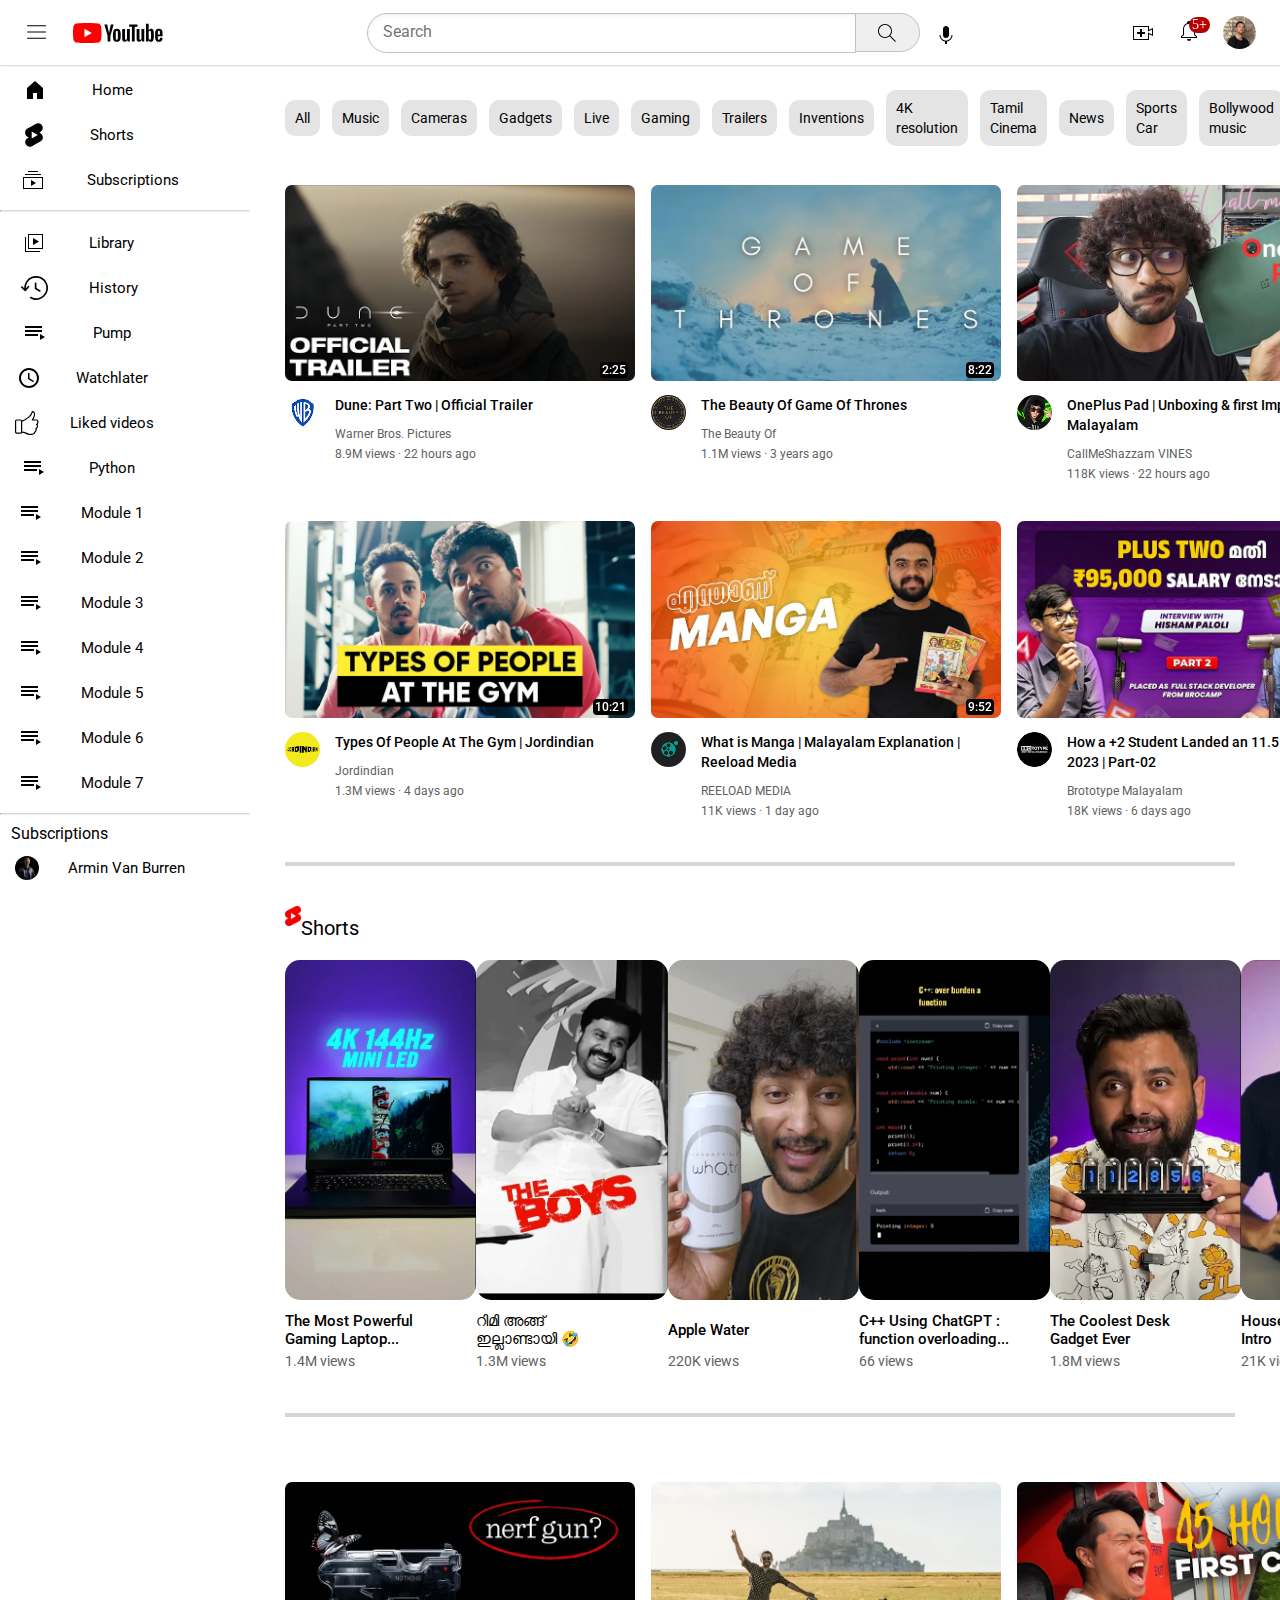
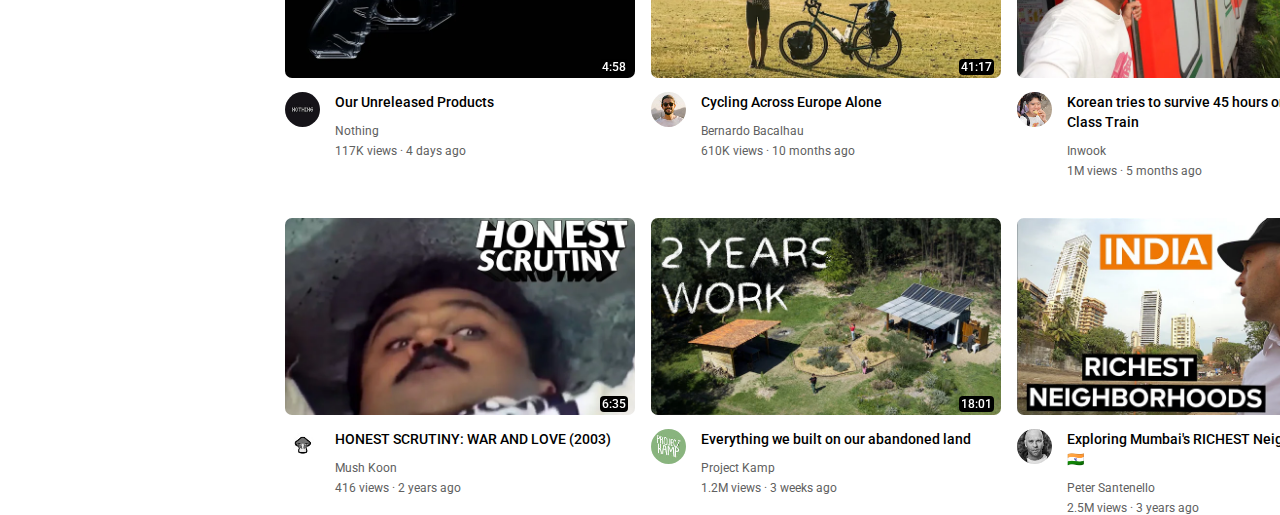
<file: index.html>
<!DOCTYPE html>
<head>
    <title>
        Youtube Clone
    </title>
    <link rel="preconnect" href="https://fonts.googleapis.com">
    <link rel="preconnect" href="https://fonts.gstatic.com" crossorigin>
    <link href="https://fonts.googleapis.com/css2?family=Roboto:wght@400;500;700&display=swap" rel="stylesheet">

    <link rel="stylesheet" href="styles/general.css">
    <link rel="stylesheet" href="styles/header.css">
    <link rel="stylesheet" href="styles/specific.css">
    <link rel="stylesheet" href="styles/sidebar.css">
    <link rel="stylesheet" href="styles/more-section.css">
    <link rel="stylesheet" href="styles/shorts.css">
</head>
<body>
        <div class="header-section">
           <div class="left-section">
            <img class="hamburger-icon" src="icons/hamburger-menu.svg">
            <img class="youtube-icon" src="thumbnails/youtube-logo.svg">
           </div>
           <div class="middle-section">
            <input class="searchbar" type="search-bar" placeholder="Search">
            <button class="search-button">
                <img  class="search-button-icon" src="icons/searchicon.svg" >
            </button>
            <button class="voicesearchbutton">
                <img class="voice-searchbutton-icon"src="icons/voice-search-icon.svg">
            </button>
           </div>
           <div class="right-section">
            <img class="camera-icon" src="icons/camera.svg">
            <div class="bell-icon-relative">
                 <img class="bell-icon" src="icons/bellicon.svg">
                 <div class="bell-icon-absolute">5+</div>
            </div>
            <img class="sujith-icon" src="icons/sujith.jpg">
           </div>
        </div>

        <div class="more-section">
            <div class="more-elements">All</div>
            <div class="more-elements">Music</div>
            <div class="more-elements">Cameras</div>
            <div class="more-elements">Gadgets</div>
            <div class="more-elements">Live</div>
            <div class="more-elements">Gaming</div>
            <div class="more-elements">Trailers</div>
            <div class="more-elements">Inventions</div>
            <div class="more-elements">4K resolution</div>
            <div class="more-elements">Tamil Cinema</div>
            <div class="more-elements">News</div>
            <div class="more-elements">Sports Car</div>
            <div class="more-elements">Bollywood music</div>
            <div class="more-elements">Hiking</div>

        </div>
       
    <div class="sidebar">
          <div class="sidebar-line">
            <img src="sidebar-icons/home.svg">
            <div class="sidebar-line-font">Home</div>
            <div></div>
          </div>
          <div class="sidebar-line">
            <img src="sidebar-icons/youtube-shorts-logo-15251.svg">
            <div class="sidebar-line-font">Shorts</div>
            <div></div>
          </div>
          <div class="sidebar-line">
            <img src="sidebar-icons/subscriptions.svg">
            <div class="sidebar-line-font">Subscriptions</div>
          </div>
          <hr class="hr-1">
          <div class="sidebar-line">
            <img src="sidebar-icons/library.svg">
            <div class="sidebar-line-font">Library</div>
            <div></div>
          </div>

          <div class="sidebar-line">
            <img src="sidebar-icons/history-line-icon.svg">
            <div class="sidebar-line-font">History</div>
            <div></div>
          </div>

          <div class="sidebar-line">
            <img src="sidebar-icons/playlist-play.svg">
            <div class="sidebar-line-font">Pump</div>
            <div></div>
          </div>

          <div class="sidebar-line">
            <img src="sidebar-icons/watch-later.svg">
            <div class="sidebar-line-font">Watchlater</div>
            <div></div>
          </div>

          <div class="sidebar-line">
            <img src="sidebar-icons/thumbs-up-17.svg">
            <div class="sidebar-line-font">Liked videos</div>
            <div></div>
          </div>

          <div class="sidebar-line">
            <img src="sidebar-icons/playlist-play.svg">
            <div class="sidebar-line-font">Python</div>
            <div></div>
          </div>

          <div class="sidebar-line">
            <img src="sidebar-icons/playlist-play.svg">
            <div class="sidebar-line-font">Module 1</div>
            <div></div>
          </div>

          <div class="sidebar-line">
            <img src="sidebar-icons/playlist-play.svg">
            <div class="sidebar-line-font">Module 2</div>
            <div></div>
          </div>

          <div class="sidebar-line">
            <img src="sidebar-icons/playlist-play.svg">
            <div class="sidebar-line-font">Module 3</div>
            <div></div>
          </div>

          <div class="sidebar-line">
            <img src="sidebar-icons/playlist-play.svg">
            <div class="sidebar-line-font">Module 4</div>
            <div></div>
          </div>

          <div class="sidebar-line">
            <img src="sidebar-icons/playlist-play.svg">
            <div class="sidebar-line-font">Module 5</div>
            <div></div>
          </div>

          <div class="sidebar-line">
            <img src="sidebar-icons/playlist-play.svg">
            <div class="sidebar-line-font">Module 6</div>
            <div></div>
          </div>

          <div class="sidebar-line">
            <img src="sidebar-icons/playlist-play.svg">
            <div class="sidebar-line-font">Module 7</div>
            <div></div>
          </div>
          <hr class="hr-1">
          <div class="subscriptions">Subscriptions</div>
          
          <div class="sidebar-line">
            <img class="subsriptions-icons" src="sidebar-icons/armin.jpg">
            <div class="sidebar-line-font">Armin Van Burren</div>
          </div>
          <div class="sidebar-line">
            <img class="subsriptions-icons" src="sidebar-icons/reeload.jpg">
            <div class="sidebar-line-font">REELOAD MEDIAA</div>
          </div>
          <div class="sidebar-line">
            <img class="subsriptions-icons" src="sidebar-icons/marques.jpg">
            <div class="sidebar-line-font">Marques Brownlee</div>
          </div>

          <hr class="hr-1">
          <div class="subscriptions">Explore</div>

          <div class="sidebar-line">
            <img src="sidebar-icons/trending.svg">
            <div class="sidebar-line-font">Trending</div>
            <div></div>
          </div>
          <div class="sidebar-line">
            <img src="sidebar-icons/shopping-113.svg">
            <div class="sidebar-line-font">Shopping</div>
            <div></div>
          </div>
          <div class="sidebar-line">
            <img src="sidebar-icons/gaming-2.svg">
            <div class="sidebar-line-font">Gaming</div>
            <div></div>
          </div>
          <div class="sidebar-line">
            <img src="sidebar-icons/bulb-17.svg">
            <div class="sidebar-line-font">Learning</div>
            <div></div>
          </div>

          <hr class="hr-1">
          <div class="subscriptions">More from Youtube</div>
          <div class="sidebar-line">
            <img src="sidebar-icons/youtube-premium.svg">
            <div class="sidebar-line-font">Youtube Premium</div>
          </div>
          <div class="sidebar-line">
            <img src="sidebar-icons/icons8-youtube-studio.svg">
            <div class="sidebar-line-font">Youtube Studio</div>
            <div></div>
          </div>
          <div class="sidebar-line">
            <img src="sidebar-icons/youtube-music-icon.svg">
            <div class="sidebar-line-font">Youtube Music</div>
            <div></div>
          </div>
          <div class="sidebar-line">
            <img src="sidebar-icons/youtube-kids.svg">
            <div class="sidebar-line-font">Youtube Kids</div>
            <div></div>
          </div>

          <hr class="hr-1">

          <div class="sidebar-line">
            <img src="sidebar-icons/settings-85.svg">
            <div class="sidebar-line-font">Settings</div>
            <div></div>
          </div>
          

    </div>
        <div class="main-grid">
            <div class="first-div">
                <div class="thumbnail">
                    <img class="sunder_image" src="thumbnails/dune-wallpaper.webp">
                    <div class="video-time">2:25</div>
                </div>
                <div class="frststdiv2block">
                  <div class="profilepicture1">
                    <img class="profilepicture11" src="profilepictures/warnerbros.jpg">
                  </div>
                  <div class="block11">
                    <p class="sundar_pichai">
                        Dune: Part Two | Official Trailer
                    </p>
                    <p class="Marques">
                        Warner Bros. Pictures
                    </p>
                    <p class="views">
                        8.9M views &#183; 22 hours ago
                    </p>
                  </div>
                </div>
            </div>
        
            <div class="first-div">
                <div class="thumbnail">
                    <img class="sunder_image" src="thumbnails/game of thrones.webp">
                    <div class="video-time">8:22</div>
                </div>
                <div class="frststdiv2block">
                  <div class="profilepicture1">
                    <img class="profilepicture11" src="profilepictures/beauty-of.jpg">
                  </div>
                  <div class="block11">
                    <p class="sundar_pichai">
                        The Beauty Of Game Of Thrones
                    </p>
                    <p class="Marques">
                        The Beauty Of
                    </p>
                    <p class="views">
                        1.1M views &#183; 3 years ago
                    </p>
                  </div>
                </div>
            </div>
            
            
           
            <div class="first-div">
                <div class="thumbnail" >
                    <img class="sunder_image" src="thumbnails/hq720.webp">
                    <div class="video-time">9:27</div>
                </div>
                <div class="frststdiv2block">
                  <div class="profilepicture1">
                    <img class="profilepicture11" src="profilepictures/channels4_profile1.jpg">
                  </div>
                  <div class="block11">
                    <p class="sundar_pichai">
                        OnePlus Pad | Unboxing & first Impression | Malayalam
                    </p>
                    <p class="Marques">
                        CallMeShazzam VINES
                    </p>
                    <p class="views">
                        118K views &#183; 22 hours ago
                    </p>
                  </div>
                </div>
            </div>
            <div class="first-div">
                <div class="thumbnail">
                    <img class="sunder_image" src="thumbnails/typesofpeople.webp">
                    <div class="video-time">10:21</div>
                </div>
                <div class="frststdiv2block">
                  <div class="profilepicture1">
                    <img class="profilepicture11" src="profilepictures/jordiindian.jpg">
                    
                  </div>
                  <div class="block11">
                    <p class="sundar_pichai">
                        Types Of People At The Gym | Jordindian
                    </p>
                    <p class="Marques">
                        Jordindian
                    </p>
                    <p class="views">
                        1.3M views &#183; 4 days ago
                    </p>
                  </div>
                </div>
            </div>
        
            <div class="first-div">
                <div class="thumbnail" >
                    <img class="sunder_image" src="thumbnails/manga.webp">
                    <div class="video-time">9:52</div>
                </div>
                <div class="frststdiv2block">
                  <div class="profilepicture1">
                    <img class="profilepicture11" src="profilepictures/unnamed.jpg">
                  </div>
                  <div class="block11">
                    <p class="sundar_pichai">
                        What is Manga | Malayalam Explanation | Reeload Media
                    </p>
                    <p class="Marques">
                        REELOAD MEDIA
                    </p>
                    <p class="views">
                        11K views &#183; 1 day ago
                    </p>
                  </div>
                </div>
            </div>
            
            <div class="first-div">
                <div class="thumbnail" >
                    <img class="sunder_image" src="thumbnails/broto.webp">
                    <div class="video-time">32:05</div>
                </div>
                <div class="frststdiv2block">
                  <div class="profilepicture1">
                    <img class="profilepicture11" src="profilepictures/channels4_profile2.jpg">
                  </div>
                  <div class="block11">
                    <p class="sundar_pichai">
                        How a +2 Student Landed an 11.5 LPA Job in 2023 | Part-02
                    </p>
                    <p class="Marques">
                        Brototype Malayalam
                    </p>
                    <p class="views">
                        18K views &#183; 6 days ago
                    </p>
                  </div>
                </div>
            </div>

    </div>
    <br><br>
    <hr class="shorts-bar">
    <br>
            <div class="shorts">
                <img class="shorts-image" src="sidebar-icons/shorts-red.png">
                 &nbsp;&nbsp;&nbsp;
                Shorts
                <img class="cross-image" src="sidebar-icons/cross-42.svg">
            </div>
            <div class="shorts-flex-1">
            <div class="shorts-flex">
                <img class="shorts-img" src="Shorts-thumbnails/laptop.webp" >
                <p class="shorts-text">The Most Powerful Gaming Laptop...</p>
                <p class="shorts-views">1.4M views</p>
            </div>
            <div class="shorts-flex">
                <img class="shorts-img" src="Shorts-thumbnails/the-boys.webp" >
                <p class="shorts-text">റിമി അങ്ങ് ഇല്ലാണ്ടായി 🤣</p>
                <p class="shorts-views">1.3M views</p>
            </div>
            <div class="shorts-flex">
                <img class="shorts-img" src="Shorts-thumbnails/apple.jpg" >
                <p class="shorts-text">Apple Water</p>
                <p class="shorts-views">220K views</p>
            </div>
            <div class="shorts-flex">
                <img class="shorts-img" src="Shorts-thumbnails/chatgpt.webp" >
                <p class="shorts-text">C++ Using ChatGPT : function overloading...</p>
                <p class="shorts-views">66 views</p>
            </div>
            <div class="shorts-flex">
                <img class="shorts-img" src="Shorts-thumbnails/beebom.webp" >
                <p class="shorts-text">The Coolest Desk Gadget Ever</p>
                <p class="shorts-views">1.8M views</p>
            </div>
            <div class="shorts-flex">
                <img class="shorts-img" src="Shorts-thumbnails/reeload.webp" >
                <p class="shorts-text">House Of The Dragon Intro</p>
                <p class="shorts-views">21K views</p>
            </div>
            </div>
            <br><br>
            <hr class="shorts-bar">
            <br>

            <div class="main-grid">
            <div class="first-div">
                <div class="thumbnail">
                    <img class="sunder_image" src="thumbnails/nothing.webp">
                    <div class="video-time">4:58</div>
                </div>
                <div class="frststdiv2block">
                  <div class="profilepicture1">
                    <img class="profilepicture11" src="profilepictures/nothing1.jpg">
                  </div>
                  <div class="block11">
                    <p class="sundar_pichai">
                        Our Unreleased Products
                    </p>
                    <p class="Marques">
                        Nothing
                    </p>
                    <p class="views">
                        117K views &#183; 4 days ago
                    </p>
                  </div>
                </div>
            </div>

            <div class="first-div">
                <div class="thumbnail" >
                    <img class="sunder_image" src="thumbnails/bern.webp">
                    <div class="video-time">41:17</div>
                </div>
                <div class="frststdiv2block">
                  <div class="profilepicture1">
                    <img class="profilepicture11" src="profilepictures/bernardo.jpg">
                  </div>
                  <div class="block11">
                    <p class="sundar_pichai">
                        Cycling Across Europe Alone
                    </p>
                    <p class="Marques">
                        Bernardo Bacalhau
                    </p>
                    <p class="views">
                        610K views &#183; 10 months ago
                    </p>
                  </div>
                </div>
            </div>

            <div class="first-div">
                <div class="thumbnail">
                    <img class="sunder_image" src="thumbnails/frstclass.webp">
                    <div class="video-time">10:27</div>
                </div>
                <div class="frststdiv2block">
                  <div class="profilepicture1">
                    <img class="profilepicture11" src="profilepictures/korean.jpg">
                  </div>
                  <div class="block11">
                    <p class="sundar_pichai">
                        Korean tries to survive 45 hours on India's First Class Train
                    </p>
                    <p class="Marques">
                        Inwook
                    </p>
                    <p class="views">
                        1M views &#183; 5 months ago
                    </p>
                  </div>
                </div>
            </div>

            <div class="first-div">
                <div class="thumbnail">
                    <img class="sunder_image" src="thumbnails/honest-scrutiiny.webp">
                    <div class="video-time">6:35</div>
                </div>
                <div class="frststdiv2block">
                  <div class="profilepicture1">
                    <img class="profilepicture11" src="profilepictures/mushkoon.jpg">
                  </div>
                  <div class="block11">
                    <p class="sundar_pichai">
                        HONEST SCRUTINY: WAR AND LOVE (2003)
                    </p>
                    <p class="Marques">
                        Mush Koon
                    </p>
                    <p class="views">
                        416 views &#183; 2 years ago
                    </p>
                  </div>
                </div>
            </div>

            <div class="first-div">
                <div class="thumbnail">
                    <img class="sunder_image" src="thumbnails/everything.webp">
                    <div class="video-time">18:01</div>
                </div>
                <div class="frststdiv2block">
                  <div class="profilepicture1">
                    <img class="profilepicture11" src="profilepictures/projectramp.jpg">
                  </div>
                  <div class="block11">
                    <p class="sundar_pichai">
                        Everything we built on our abandoned land
                    </p>
                    <p class="Marques">
                        Project Kamp
                    </p>
                    <p class="views">
                        1.2M views &#183; 3 weeks ago
                    </p>
                  </div>
                </div>
            </div>

            <div class="first-div">
                <div class="thumbnail" >
                    <img class="sunder_image" src="thumbnails/india.webp">
                    <div class="video-time">19:42</div>
                </div>
                <div class="frststdiv2block">
                  <div class="profilepicture1">
                    <img class="profilepicture11" src="profilepictures/1.jpg">
                  </div>
                  <div class="block11">
                    <p class="sundar_pichai">
                        Exploring Mumbai's RICHEST Neighborhoods 🇮🇳
                    </p>
                    <p class="Marques">
                        Peter Santenello
                    </p>
                    <p class="views">
                        2.5M views &#183; 3 years ago
                    </p>
                  </div>
                </div>
            </div>




        </div>

    
</body>
</html>
</file>
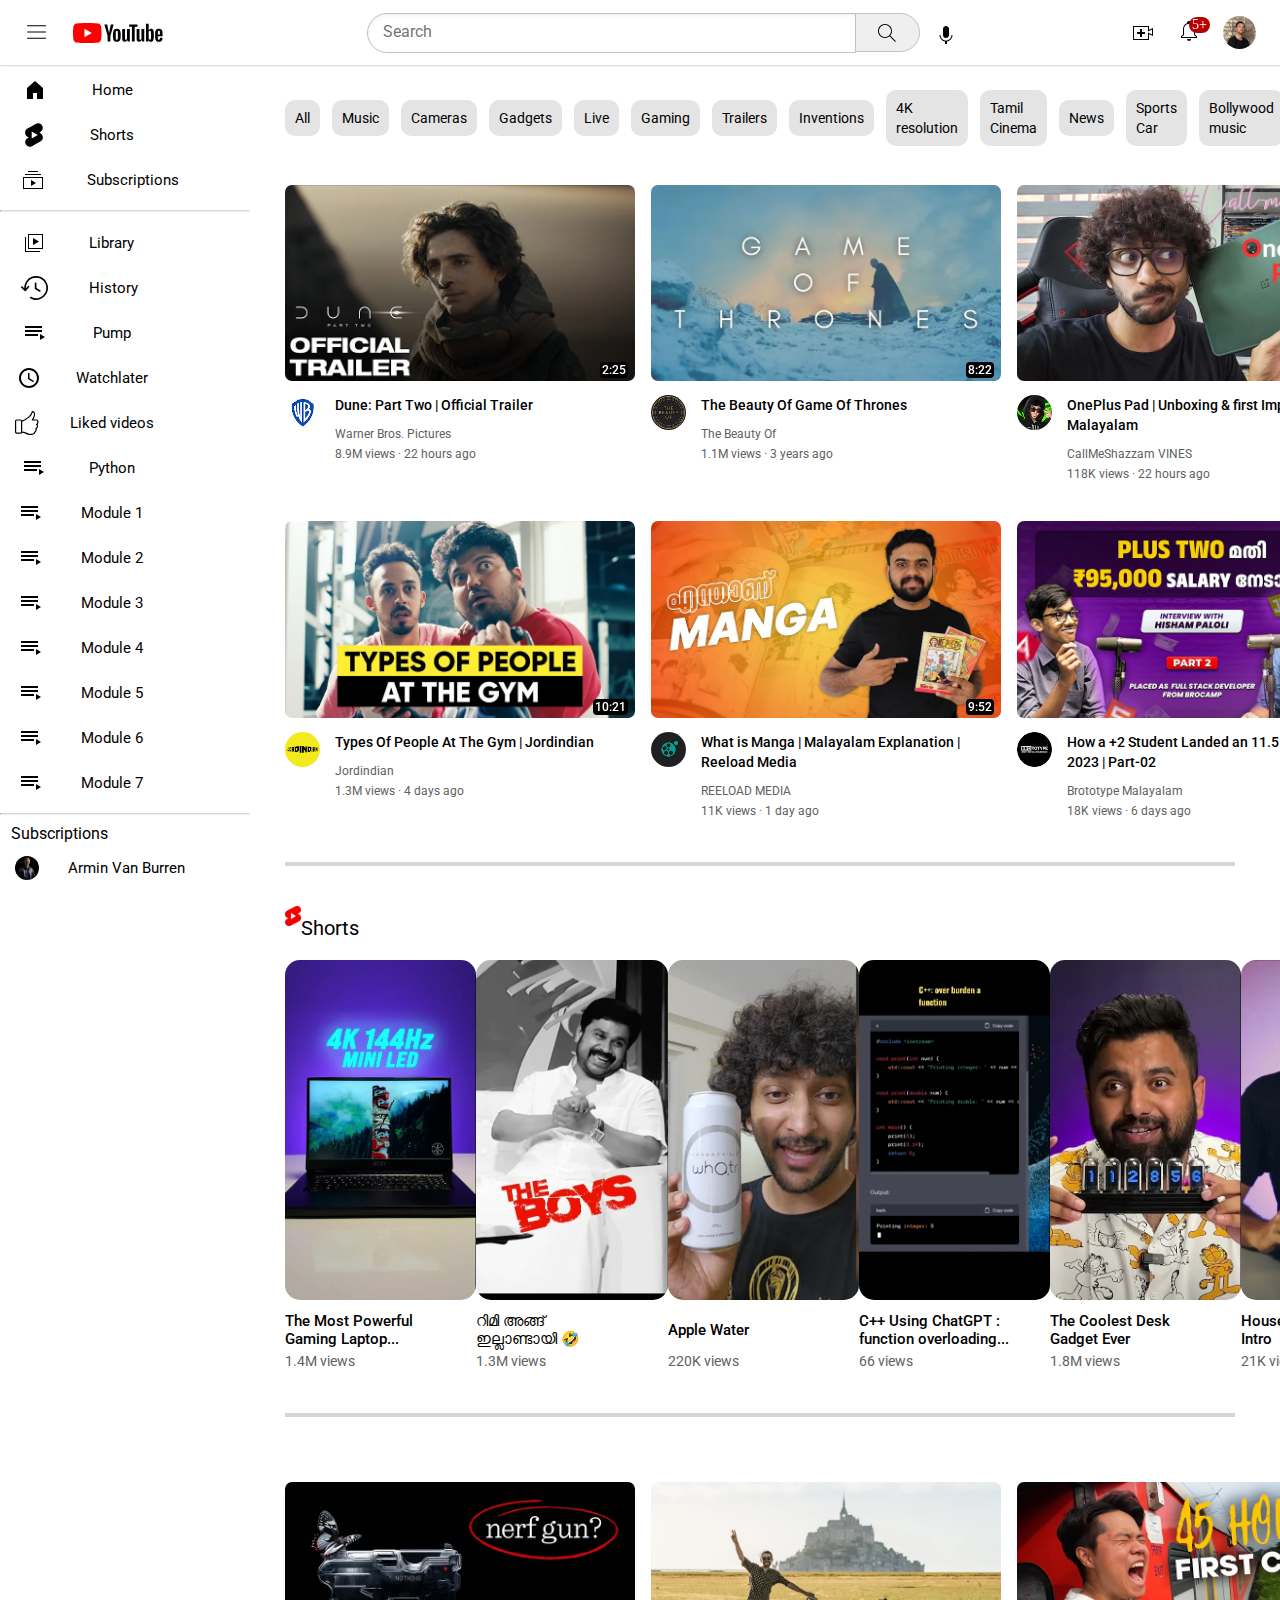
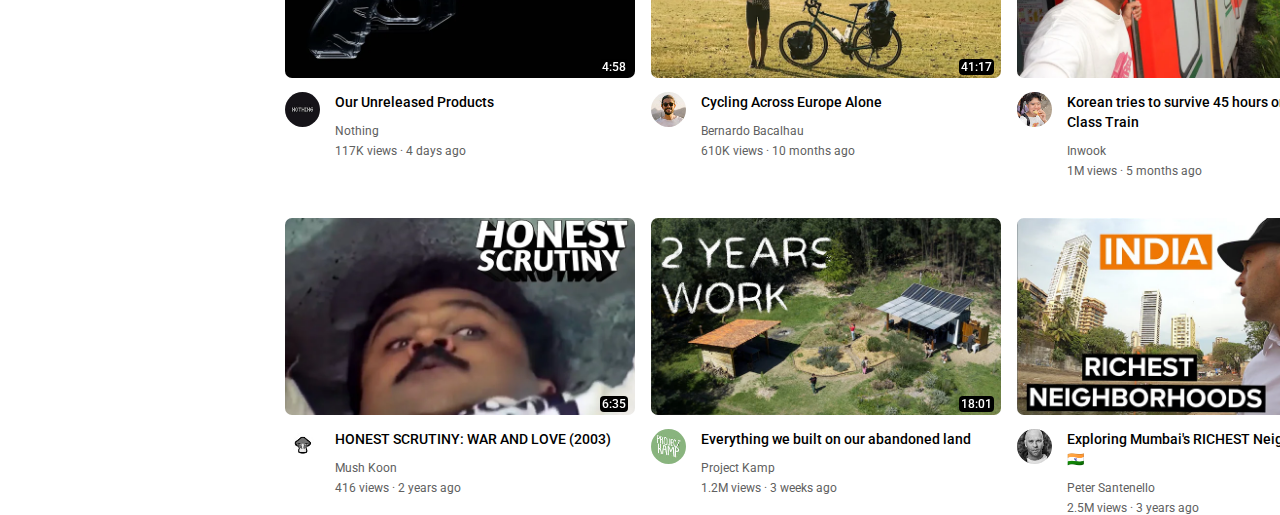
<file: youtube.html>
<!DOCTYPE html>
<head>
    <title>
        Youtube Clone
    </title>
    <link rel="preconnect" href="https://fonts.googleapis.com">
    <link rel="preconnect" href="https://fonts.gstatic.com" crossorigin>
    <link href="https://fonts.googleapis.com/css2?family=Roboto:wght@400;500;700&display=swap" rel="stylesheet">

    <link rel="stylesheet" href="styles/general.css">
    <link rel="stylesheet" href="styles/header.css">
    <link rel="stylesheet" href="styles/specific.css">
    <link rel="stylesheet" href="styles/sidebar.css">
    <link rel="stylesheet" href="styles/more-section.css">
    <link rel="stylesheet" href="styles/shorts.css">
</head>
<body>
        <div class="header-section">
           <div class="left-section">
            <img class="hamburger-icon" src="icons/hamburger-menu.svg">
            <img class="youtube-icon" src="thumbnails/youtube-logo.svg">
           </div>
           <div class="middle-section">
            <input class="searchbar" type="search-bar" placeholder="Search">
            <button class="search-button">
                <img  class="search-button-icon" src="icons/searchicon.svg" >
            </button>
            <button class="voicesearchbutton">
                <img class="voice-searchbutton-icon"src="icons/voice-search-icon.svg">
            </button>
           </div>
           <div class="right-section">
            <img class="camera-icon" src="icons/camera.svg">
            <div class="bell-icon-relative">
                 <img class="bell-icon" src="icons/bellicon.svg">
                 <div class="bell-icon-absolute">5+</div>
            </div>
            <img class="sujith-icon" src="icons/sujith.jpg">
           </div>
        </div>

        <div class="more-section">
            <div class="more-elements">All</div>
            <div class="more-elements">Music</div>
            <div class="more-elements">Cameras</div>
            <div class="more-elements">Gadgets</div>
            <div class="more-elements">Live</div>
            <div class="more-elements">Gaming</div>
            <div class="more-elements">Trailers</div>
            <div class="more-elements">Inventions</div>
            <div class="more-elements">4K resolution</div>
            <div class="more-elements">Tamil Cinema</div>
            <div class="more-elements">News</div>
            <div class="more-elements">Sports Car</div>
            <div class="more-elements">Bollywood music</div>
            <div class="more-elements">Hiking</div>

        </div>
       
    <div class="sidebar">
          <div class="sidebar-line">
            <img src="sidebar-icons/home.svg">
            <div class="sidebar-line-font">Home</div>
            <div></div>
          </div>
          <div class="sidebar-line">
            <img src="sidebar-icons/youtube-shorts-logo-15251.svg">
            <div class="sidebar-line-font">Shorts</div>
            <div></div>
          </div>
          <div class="sidebar-line">
            <img src="sidebar-icons/subscriptions.svg">
            <div class="sidebar-line-font">Subscriptions</div>
          </div>
          <hr class="hr-1">
          <div class="sidebar-line">
            <img src="sidebar-icons/library.svg">
            <div class="sidebar-line-font">Library</div>
            <div></div>
          </div>

          <div class="sidebar-line">
            <img src="sidebar-icons/history-line-icon.svg">
            <div class="sidebar-line-font">History</div>
            <div></div>
          </div>

          <div class="sidebar-line">
            <img src="sidebar-icons/playlist-play.svg">
            <div class="sidebar-line-font">Pump</div>
            <div></div>
          </div>

          <div class="sidebar-line">
            <img src="sidebar-icons/watch-later.svg">
            <div class="sidebar-line-font">Watchlater</div>
            <div></div>
          </div>

          <div class="sidebar-line">
            <img src="sidebar-icons/thumbs-up-17.svg">
            <div class="sidebar-line-font">Liked videos</div>
            <div></div>
          </div>

          <div class="sidebar-line">
            <img src="sidebar-icons/playlist-play.svg">
            <div class="sidebar-line-font">Python</div>
            <div></div>
          </div>

          <div class="sidebar-line">
            <img src="sidebar-icons/playlist-play.svg">
            <div class="sidebar-line-font">Module 1</div>
            <div></div>
          </div>

          <div class="sidebar-line">
            <img src="sidebar-icons/playlist-play.svg">
            <div class="sidebar-line-font">Module 2</div>
            <div></div>
          </div>

          <div class="sidebar-line">
            <img src="sidebar-icons/playlist-play.svg">
            <div class="sidebar-line-font">Module 3</div>
            <div></div>
          </div>

          <div class="sidebar-line">
            <img src="sidebar-icons/playlist-play.svg">
            <div class="sidebar-line-font">Module 4</div>
            <div></div>
          </div>

          <div class="sidebar-line">
            <img src="sidebar-icons/playlist-play.svg">
            <div class="sidebar-line-font">Module 5</div>
            <div></div>
          </div>

          <div class="sidebar-line">
            <img src="sidebar-icons/playlist-play.svg">
            <div class="sidebar-line-font">Module 6</div>
            <div></div>
          </div>

          <div class="sidebar-line">
            <img src="sidebar-icons/playlist-play.svg">
            <div class="sidebar-line-font">Module 7</div>
            <div></div>
          </div>
          <hr class="hr-1">
          <div class="subscriptions">Subscriptions</div>
          
          <div class="sidebar-line">
            <img class="subsriptions-icons" src="sidebar-icons/armin.jpg">
            <div class="sidebar-line-font">Armin Van Burren</div>
          </div>
          <div class="sidebar-line">
            <img class="subsriptions-icons" src="sidebar-icons/reeload.jpg">
            <div class="sidebar-line-font">REELOAD MEDIAA</div>
          </div>
          <div class="sidebar-line">
            <img class="subsriptions-icons" src="sidebar-icons/marques.jpg">
            <div class="sidebar-line-font">Marques Brownlee</div>
          </div>

          <hr class="hr-1">
          <div class="subscriptions">Explore</div>

          <div class="sidebar-line">
            <img src="sidebar-icons/trending.svg">
            <div class="sidebar-line-font">Trending</div>
            <div></div>
          </div>
          <div class="sidebar-line">
            <img src="sidebar-icons/shopping-113.svg">
            <div class="sidebar-line-font">Shopping</div>
            <div></div>
          </div>
          <div class="sidebar-line">
            <img src="sidebar-icons/gaming-2.svg">
            <div class="sidebar-line-font">Gaming</div>
            <div></div>
          </div>
          <div class="sidebar-line">
            <img src="sidebar-icons/bulb-17.svg">
            <div class="sidebar-line-font">Learning</div>
            <div></div>
          </div>

          <hr class="hr-1">
          <div class="subscriptions">More from Youtube</div>
          <div class="sidebar-line">
            <img src="sidebar-icons/youtube-premium.svg">
            <div class="sidebar-line-font">Youtube Premium</div>
          </div>
          <div class="sidebar-line">
            <img src="sidebar-icons/icons8-youtube-studio.svg">
            <div class="sidebar-line-font">Youtube Studio</div>
            <div></div>
          </div>
          <div class="sidebar-line">
            <img src="sidebar-icons/youtube-music-icon.svg">
            <div class="sidebar-line-font">Youtube Music</div>
            <div></div>
          </div>
          <div class="sidebar-line">
            <img src="sidebar-icons/youtube-kids.svg">
            <div class="sidebar-line-font">Youtube Kids</div>
            <div></div>
          </div>

          <hr class="hr-1">

          <div class="sidebar-line">
            <img src="sidebar-icons/settings-85.svg">
            <div class="sidebar-line-font">Settings</div>
            <div></div>
          </div>
          

    </div>
        <div class="main-grid">
            <div class="first-div">
                <div class="thumbnail">
                    <img class="sunder_image" src="thumbnails/dune-wallpaper.webp">
                    <div class="video-time">2:25</div>
                </div>
                <div class="frststdiv2block">
                  <div class="profilepicture1">
                    <img class="profilepicture11" src="profilepictures/warnerbros.jpg">
                  </div>
                  <div class="block11">
                    <p class="sundar_pichai">
                        Dune: Part Two | Official Trailer
                    </p>
                    <p class="Marques">
                        Warner Bros. Pictures
                    </p>
                    <p class="views">
                        8.9M views &#183; 22 hours ago
                    </p>
                  </div>
                </div>
            </div>
        
            <div class="first-div">
                <div class="thumbnail">
                    <img class="sunder_image" src="thumbnails/game of thrones.webp">
                    <div class="video-time">8:22</div>
                </div>
                <div class="frststdiv2block">
                  <div class="profilepicture1">
                    <img class="profilepicture11" src="profilepictures/beauty-of.jpg">
                  </div>
                  <div class="block11">
                    <p class="sundar_pichai">
                        The Beauty Of Game Of Thrones
                    </p>
                    <p class="Marques">
                        The Beauty Of
                    </p>
                    <p class="views">
                        1.1M views &#183; 3 years ago
                    </p>
                  </div>
                </div>
            </div>
            
            
           
            <div class="first-div">
                <div class="thumbnail" >
                    <img class="sunder_image" src="thumbnails/hq720.webp">
                    <div class="video-time">9:27</div>
                </div>
                <div class="frststdiv2block">
                  <div class="profilepicture1">
                    <img class="profilepicture11" src="profilepictures/channels4_profile1.jpg">
                  </div>
                  <div class="block11">
                    <p class="sundar_pichai">
                        OnePlus Pad | Unboxing & first Impression | Malayalam
                    </p>
                    <p class="Marques">
                        CallMeShazzam VINES
                    </p>
                    <p class="views">
                        118K views &#183; 22 hours ago
                    </p>
                  </div>
                </div>
            </div>
            <div class="first-div">
                <div class="thumbnail">
                    <img class="sunder_image" src="thumbnails/typesofpeople.webp">
                    <div class="video-time">10:21</div>
                </div>
                <div class="frststdiv2block">
                  <div class="profilepicture1">
                    <img class="profilepicture11" src="profilepictures/jordiindian.jpg">
                    
                  </div>
                  <div class="block11">
                    <p class="sundar_pichai">
                        Types Of People At The Gym | Jordindian
                    </p>
                    <p class="Marques">
                        Jordindian
                    </p>
                    <p class="views">
                        1.3M views &#183; 4 days ago
                    </p>
                  </div>
                </div>
            </div>
        
            <div class="first-div">
                <div class="thumbnail" >
                    <img class="sunder_image" src="thumbnails/manga.webp">
                    <div class="video-time">9:52</div>
                </div>
                <div class="frststdiv2block">
                  <div class="profilepicture1">
                    <img class="profilepicture11" src="profilepictures/unnamed.jpg">
                  </div>
                  <div class="block11">
                    <p class="sundar_pichai">
                        What is Manga | Malayalam Explanation | Reeload Media
                    </p>
                    <p class="Marques">
                        REELOAD MEDIA
                    </p>
                    <p class="views">
                        11K views &#183; 1 day ago
                    </p>
                  </div>
                </div>
            </div>
            
            <div class="first-div">
                <div class="thumbnail" >
                    <img class="sunder_image" src="thumbnails/broto.webp">
                    <div class="video-time">32:05</div>
                </div>
                <div class="frststdiv2block">
                  <div class="profilepicture1">
                    <img class="profilepicture11" src="profilepictures/channels4_profile2.jpg">
                  </div>
                  <div class="block11">
                    <p class="sundar_pichai">
                        How a +2 Student Landed an 11.5 LPA Job in 2023 | Part-02
                    </p>
                    <p class="Marques">
                        Brototype Malayalam
                    </p>
                    <p class="views">
                        18K views &#183; 6 days ago
                    </p>
                  </div>
                </div>
            </div>

    </div>
    <br><br>
    <hr class="shorts-bar">
    <br>
            <div class="shorts">
                <img class="shorts-image" src="sidebar-icons/shorts-red.png">
                 &nbsp;&nbsp;&nbsp;
                Shorts
                <img class="cross-image" src="sidebar-icons/cross-42.svg">
            </div>
            <div class="shorts-flex-1">
            <div class="shorts-flex">
                <img class="shorts-img" src="Shorts-thumbnails/laptop.webp" >
                <p class="shorts-text">The Most Powerful Gaming Laptop...</p>
                <p class="shorts-views">1.4M views</p>
            </div>
            <div class="shorts-flex">
                <img class="shorts-img" src="Shorts-thumbnails/the-boys.webp" >
                <p class="shorts-text">റിമി അങ്ങ് ഇല്ലാണ്ടായി 🤣</p>
                <p class="shorts-views">1.3M views</p>
            </div>
            <div class="shorts-flex">
                <img class="shorts-img" src="Shorts-thumbnails/apple.jpg" >
                <p class="shorts-text">Apple Water</p>
                <p class="shorts-views">220K views</p>
            </div>
            <div class="shorts-flex">
                <img class="shorts-img" src="Shorts-thumbnails/chatgpt.webp" >
                <p class="shorts-text">C++ Using ChatGPT : function overloading...</p>
                <p class="shorts-views">66 views</p>
            </div>
            <div class="shorts-flex">
                <img class="shorts-img" src="Shorts-thumbnails/beebom.webp" >
                <p class="shorts-text">The Coolest Desk Gadget Ever</p>
                <p class="shorts-views">1.8M views</p>
            </div>
            <div class="shorts-flex">
                <img class="shorts-img" src="Shorts-thumbnails/reeload.webp" >
                <p class="shorts-text">House Of The Dragon Intro</p>
                <p class="shorts-views">21K views</p>
            </div>
            </div>
            <br><br>
            <hr class="shorts-bar">
            <br>

            <div class="main-grid">
            <div class="first-div">
                <div class="thumbnail">
                    <img class="sunder_image" src="thumbnails/nothing.webp">
                    <div class="video-time">4:58</div>
                </div>
                <div class="frststdiv2block">
                  <div class="profilepicture1">
                    <img class="profilepicture11" src="profilepictures/nothing1.jpg">
                  </div>
                  <div class="block11">
                    <p class="sundar_pichai">
                        Our Unreleased Products
                    </p>
                    <p class="Marques">
                        Nothing
                    </p>
                    <p class="views">
                        117K views &#183; 4 days ago
                    </p>
                  </div>
                </div>
            </div>

            <div class="first-div">
                <div class="thumbnail" >
                    <img class="sunder_image" src="thumbnails/bern.webp">
                    <div class="video-time">41:17</div>
                </div>
                <div class="frststdiv2block">
                  <div class="profilepicture1">
                    <img class="profilepicture11" src="profilepictures/bernardo.jpg">
                  </div>
                  <div class="block11">
                    <p class="sundar_pichai">
                        Cycling Across Europe Alone
                    </p>
                    <p class="Marques">
                        Bernardo Bacalhau
                    </p>
                    <p class="views">
                        610K views &#183; 10 months ago
                    </p>
                  </div>
                </div>
            </div>

            <div class="first-div">
                <div class="thumbnail">
                    <img class="sunder_image" src="thumbnails/frstclass.webp">
                    <div class="video-time">10:27</div>
                </div>
                <div class="frststdiv2block">
                  <div class="profilepicture1">
                    <img class="profilepicture11" src="profilepictures/korean.jpg">
                  </div>
                  <div class="block11">
                    <p class="sundar_pichai">
                        Korean tries to survive 45 hours on India's First Class Train
                    </p>
                    <p class="Marques">
                        Inwook
                    </p>
                    <p class="views">
                        1M views &#183; 5 months ago
                    </p>
                  </div>
                </div>
            </div>

            <div class="first-div">
                <div class="thumbnail">
                    <img class="sunder_image" src="thumbnails/honest-scrutiiny.webp">
                    <div class="video-time">6:35</div>
                </div>
                <div class="frststdiv2block">
                  <div class="profilepicture1">
                    <img class="profilepicture11" src="profilepictures/mushkoon.jpg">
                  </div>
                  <div class="block11">
                    <p class="sundar_pichai">
                        HONEST SCRUTINY: WAR AND LOVE (2003)
                    </p>
                    <p class="Marques">
                        Mush Koon
                    </p>
                    <p class="views">
                        416 views &#183; 2 years ago
                    </p>
                  </div>
                </div>
            </div>

            <div class="first-div">
                <div class="thumbnail">
                    <img class="sunder_image" src="thumbnails/everything.webp">
                    <div class="video-time">18:01</div>
                </div>
                <div class="frststdiv2block">
                  <div class="profilepicture1">
                    <img class="profilepicture11" src="profilepictures/projectramp.jpg">
                  </div>
                  <div class="block11">
                    <p class="sundar_pichai">
                        Everything we built on our abandoned land
                    </p>
                    <p class="Marques">
                        Project Kamp
                    </p>
                    <p class="views">
                        1.2M views &#183; 3 weeks ago
                    </p>
                  </div>
                </div>
            </div>

            <div class="first-div">
                <div class="thumbnail" >
                    <img class="sunder_image" src="thumbnails/india.webp">
                    <div class="video-time">19:42</div>
                </div>
                <div class="frststdiv2block">
                  <div class="profilepicture1">
                    <img class="profilepicture11" src="profilepictures/1.jpg">
                  </div>
                  <div class="block11">
                    <p class="sundar_pichai">
                        Exploring Mumbai's RICHEST Neighborhoods 🇮🇳
                    </p>
                    <p class="Marques">
                        Peter Santenello
                    </p>
                    <p class="views">
                        2.5M views &#183; 3 years ago
                    </p>
                  </div>
                </div>
            </div>




        </div>

    
</body>
</html>
</file>
<file: styles/general.css>
p{
    font-family: Roboto,Arial;
    margin-top: 0;
    margin-bottom: 0;

}
body{
    margin: 0;
    padding-top: 80px;
    padding-left: 285px;
}
</file>
<file: styles/header.css>
.header-section{
    height: 65px;
    position: fixed;
    top: 0;
    left: 0;
    right: 0;
    background-color: white;
    border-bottom-style: solid;
    border-bottom-color: rgb(223, 223, 223);
    border-bottom-width: 1px;
    box-shadow: 1px 1px 1px rgba(0, 0, 0, 0.05);
    z-index: 100;
} 
.header-section{
    display: flex;
    flex-direction: row;
    justify-content: space-between;
}
.left-section{
    display: flex;
    align-items: center;
}
.middle-section{
    flex: 1;
    display: flex;
    align-items: center;
    margin-left: 70px;
    margin-right: 30px;
    max-width: 600px;
}

.hamburger-icon{
    height: 25px;
    margin-left: 24px;
    margin-right: 24px;
}
.youtube-icon{
    height: 20px;
}
.search-button{
    height: 39px;
    width: 80px;
    border-bottom-right-radius: 25px;
    border-top-right-radius: 25px;
    border-width: 1px;
    border-color:rgb(193, 193, 193);
    border-style: solid;
    margin-left: -1px;
    cursor: pointer;
}
.search-button:hover{
    background-color: rgb(205, 205, 205) ;
}
.search-button-icon{
    height: 26px;
    width: 24px;
    margin-top: 4px;
}
.voicesearchbutton{
    height: 40px;
    width: 50px;
    border-radius: 20px;
    background-color: Transparent;
    background-repeat:no-repeat;
    border: none;
    cursor:pointer;
    overflow: hidden;
    margin-left: 5px;
}
.voicesearchbutton:hover{
    background-color: rgb(205, 205, 205);
}
.voice-searchbutton-icon{
    height: 26px;
    width: 24px;
    margin-top: 8px;

}
.searchbar{
    height: 36px;
    width: 600px;
    padding-left: 15px;
    border-width: 1px;
    border-style: solid;
    border-color: rgb(193, 193, 193);
    border-top-left-radius: 25px;
    border-bottom-left-radius: 25px;
    box-shadow: inset 1px 2px 3px rgba(0, 0, 0, 0.05);
}
.searchbar::placeholder{
    font-family: Roboto,Arial;
    font-size: 16px;
    
}
.right-section{
    width: 125px;
    display: flex;
    align-items: center;
    justify-content: space-between;
    margin-right: 24px;
    flex-shrink: 0;
}
.camera-icon{
    height: 24px;
}
.bell-icon{
    height: 24px;
}
.sujith-icon{
    height: 33px;
    border-radius: 50%;
}
.bell-icon-relative{
    position: relative;
}
.bell-icon-absolute
{
    position: absolute;
    background-color: rgb(183, 0, 0);
    color: white;
    top: -2px;
    right: -9px;
    border-radius: 8px;
    font-size: 14px;
    padding-left: 3px;
    padding-right: 3px;

}
</file>
<file: styles/specific.css>
.main-grid{
    display: grid;
    grid-template-columns: 1fr 1fr 1fr;
    column-gap: 16px;
    row-gap: 40px;
    width:96.5%;
    padding-top: 39px;
}
.sunder_image{
    width: 100%;
    margin-bottom: 10px;
    border-radius: 7px;

}
.frststdiv2block{
    display: grid;
    grid-template-columns: 50px 1fr;
}
.profilepicture11{
    width: 35px;
    border-radius: 50%;
}
.sundar_pichai{
    width: 300px;
    margin-top: 0;
    font-size: 14px;
    font-weight: 500;
    line-height: 20px;
    margin-bottom: 12px;
}
.Marques,.views{
    font-size: 12px;
    color: rgb(96, 96, 96);
}
.Marques{
    margin-bottom: 6px;
}
.second-div{
    display: inline-block;
    vertical-align: top;
}
.markiplier-image{
    width: 300px;
}
.video-time{
    background-color: black;
    color: white;
    font-family: Roboto,Arial;
    font-size: 12px;
    font-weight: 500;
    position: absolute;
    bottom: 17px;
    right:7px;
    border-radius: 4px;
    padding-left: 2px;
    padding-right: 2px;
    padding-top: 1px;
    padding-bottom: 1px;
}
.thumbnail{
    position: relative;
}
</file>
<file: styles/sidebar.css>
.sidebar{
    position: fixed;
    left: 0;
    bottom: 0;
    top: 67px;
    background-color: white;
    width: 250px;
    overflow: scroll;
}
::-webkit-scrollbar-thumb {
    background: #888;
  }
.sidebar-line{
    height: 45px;
    display: flex;
    justify-content: space-around;
    align-items: center;
    background-color: white;
    cursor: pointer;

}
.sidebar-line:hover{
    background-color:rgb(238, 238, 238);
    border-radius: 10px;
}
.sidebar-1{
    border-bottom-color: gray;
    border-bottom-width: 0.3px;
}
.sidebar-line img{
    height: 24px;
}
.sidebar-line-font{
    font-family: Roboto,Arial;
    font-weight: 400;
    font-size: 15px;
    padding-right: 50px;
}
.hr-1{
    border-top: 0.5px solid rgb(216, 216, 216);
}
  *::-webkit-scrollbar {
    width: 10px;
  }
  ::-webkit-scrollbar-thumb {
    border-radius: 10px;
}
.subscriptions{
    font-family: Roboto,Arial;
    font-weight: 400;
    padding-left: 11px;
    font-size: 16px;
    line-height: 22px;
}
.subsriptions-icons{
    border-radius: 50%;
}
</file>
<file: styles/more-section.css>
.more-section{
    display: flex;
    align-items: center;
    padding-top: 10px;
}
.more-elements{
    background-color:rgb(228, 228, 228);
    padding-top: 8px;
    padding-left: 10px;
    padding-right: 10px;
    padding-bottom: 8px;
    border-radius: 10px;
    font-family: Roboto,Arial;
    font-weight: 400px;
    margin-right: 12px;
    font-size: 14px;
    line-height: 20px;
    cursor: pointer;
}
.more-elements:hover{
    color: white;
    background-color: black;
}
.shorts-flex-1
{
    display: flex;
    flex-direction: row;
    justify-content: space-between;
    padding-top: 20px;
    padding-right: 45px;
}
.shorts-flex{
    display: flex;
    flex-direction: column;
    justify-content: space-between;
    justify-items: center;
}
.shorts-img
{
    height:340px;
    border-radius: 15px;
}
</file>
<file: styles/shorts.css>
.shorts{
    display: flex;
    align-content: space-around;
    font-size: 20px;
    font-family: Roboto,Arial;
    align-items: center;
}
.shorts-image{
    height: 20px;
}
.shorts-bar{
    border-width: 2px;
    border-style: solid;
    color: rgb(214, 214, 214);
    margin-right: 45px;
}
.cross-image{
    height: 35px;
    margin-left: 1070px;
    cursor: pointer;
}
.cross-image:hover{
    background-color: rgb(205, 205, 205);
    border-radius: 50%;
}
.shorts-text{
    max-width: 150px;
    font-size: 15px;
    font-weight: 500;
    padding-top: 12px;
}
.shorts-views{
    padding-top: 5px;
    font-size: 14px;
    color: rgb(97, 97, 97);
}
.shorts-flex{
    display: flex;
    flex-direction: column;
}
</file>
